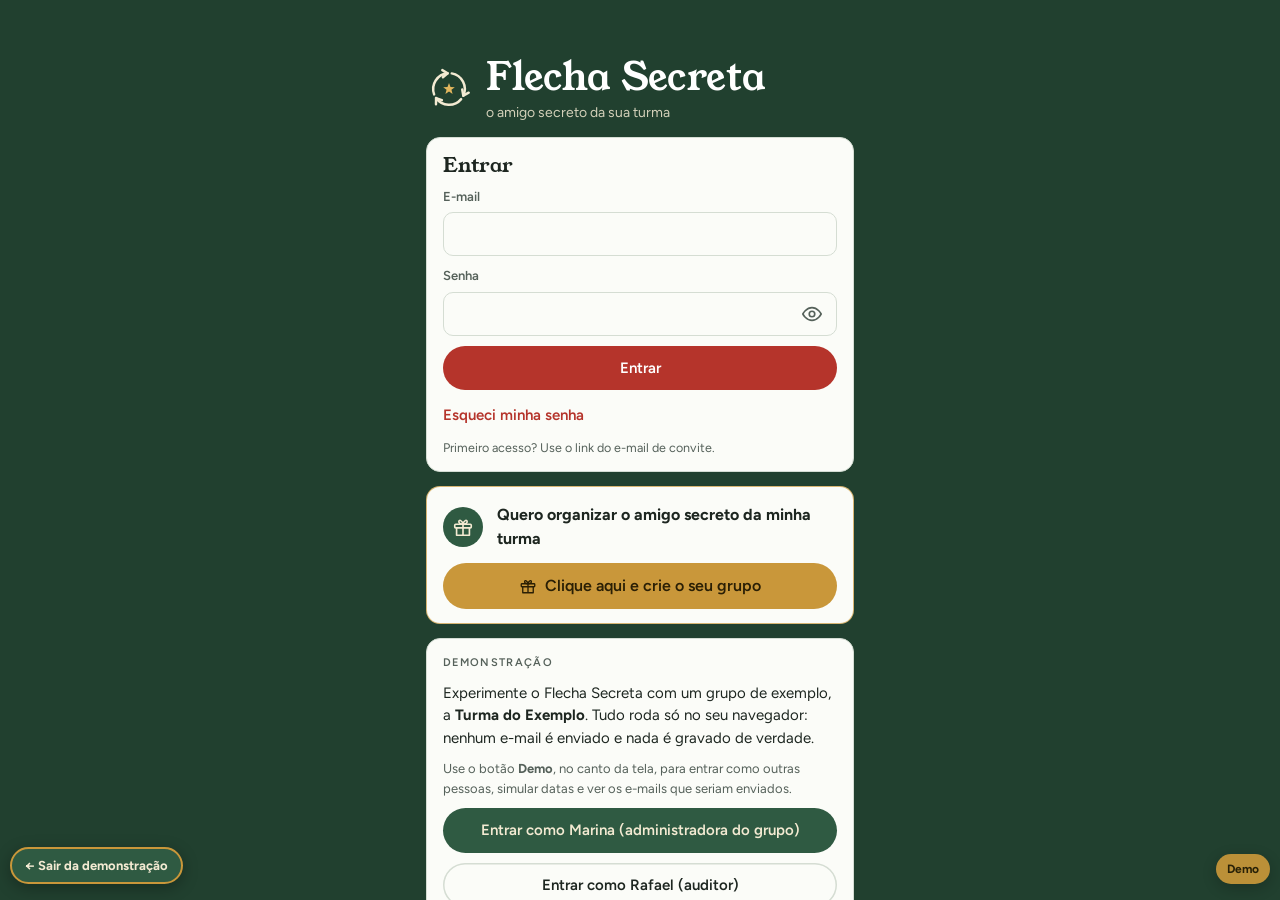
<file: demo.html>
<!doctype html>
<html lang="pt-BR">
<head>
<meta charset="utf-8">
<title>Flecha Secreta · Demonstração</title>
<meta name="viewport" content="width=device-width, initial-scale=1, viewport-fit=cover">
<meta name="description" content="Flecha Secreta: o amigo secreto da sua turma">
<!-- cartão que o WhatsApp (e outros) mostram quando alguém envia o endereço: logo pequena, nome e lema -->
<meta property="og:type" content="website">
<meta property="og:site_name" content="Flecha Secreta">
<meta property="og:title" content="Flecha Secreta">
<meta property="og:description" content="O amigo secreto da sua turma">
<meta property="og:url" content="https://flechasecreta.github.io/">
<meta property="og:image" content="https://flechasecreta.github.io/icone-256.png">
<meta property="og:image:type" content="image/png">
<meta property="og:image:width" content="256">
<meta property="og:image:height" content="256">
<meta name="theme-color" content="#21402f">
<meta name="apple-mobile-web-app-capable" content="yes">
<meta name="mobile-web-app-capable" content="yes">
<meta name="apple-mobile-web-app-status-bar-style" content="black-translucent">
<meta name="apple-mobile-web-app-title" content="Flecha Secreta">
<link rel="apple-touch-icon" href="icone-180.png">
<link rel="icon" type="image/png" sizes="32x32" href="icone-32.png">
<link rel="icon" type="image/png" sizes="192x192" href="icone-192.png">
<link rel="manifest" href="manifest.webmanifest">
<style>
  /* topo verde (atrás do relógio) e base clara (atrás da barra do iPhone), combinando com o aplicativo */
  html { background: #fbfcf8; }
  body { margin: 0; height: 100%; overflow: hidden; background: linear-gradient(#21402f 0 50%, #fbfcf8 50% 100%); }
  html, body { height: 100%; }
  @media (prefers-color-scheme: dark) { html { background: #17221b; } body { background: linear-gradient(#16291e 0 50%, #17221b 50% 100%); } }
  /* telas de entrada do app (todas verdes): base também verde, sem faixa clara */
  body.capa, html.capa { background: #21402f; }
  @media (prefers-color-scheme: dark) { body.capa, html.capa { background: #16291e; } }
  #app {
    position: fixed; border: 0; background: #eef1ea;
    top: env(safe-area-inset-top, 0px); bottom: 0;
    left: env(safe-area-inset-left, 0px); right: env(safe-area-inset-right, 0px);
    width: calc(100% - env(safe-area-inset-left, 0px) - env(safe-area-inset-right, 0px));
    height: calc(100% - env(safe-area-inset-top, 0px));
  }
  #medida { position: fixed; visibility: hidden; pointer-events: none; padding-bottom: env(safe-area-inset-bottom, 0px); padding-top: env(safe-area-inset-top, 0px); }
  /* dica no Safari: abrir pelo ícone */
  #dica { position: fixed; left: 12px; right: 12px; top: calc(env(safe-area-inset-top, 0px) + 10px); z-index: 5; background: #fbfcf8; color: #1d2620; border: 1.5px solid #c9973a; border-radius: 14px; padding: 12px 40px 12px 14px;
    font: 14px/1.4 system-ui, -apple-system, "Segoe UI", Roboto, sans-serif; box-shadow: 0 8px 28px rgba(0,0,0,.3); transition: opacity .3s; }
  #dica b { color: #21402f; }
  #dica button { position: absolute; top: 6px; right: 6px; border: 0; background: none; font-size: 20px; padding: 6px 10px; color: #55615a; cursor: pointer; }
  #abertura {
    position: fixed; inset: 0; display: grid; place-items: center; align-content: center; gap: 18px;
    background: #21402f; color: #f3ead2; font: 16px/1.4 system-ui, -apple-system, "Segoe UI", Roboto, sans-serif;
    text-align: center; padding: 24px; transition: opacity .35s;
  }
  #abertura img { width: 96px; height: 96px; border-radius: 22px; }
  #abertura h1 { margin: 0; font: 400 30px/1.1 Georgia, "Times New Roman", serif; color: #fff; }
  #abertura .lema { opacity: .8; font-size: 14px; }
  #abertura .ajuda { font-size: 13px; opacity: .85; max-width: 32ch; }
  #abertura a { color: #e2b65e; }
  .some { opacity: 0; pointer-events: none; }
  /* faixa para abrir um link quando o celular bloqueia a abertura automática */
  #link { position: fixed; left: 12px; right: 12px; bottom: calc(env(safe-area-inset-bottom, 0px) + 84px); z-index: 8; display: flex; gap: 10px; align-items: center;
    background: #21402f; color: #f3ead2; border-radius: 14px; padding: 12px 8px 12px 16px; box-shadow: 0 8px 28px rgba(0,0,0,.35);
    font: 14px/1.35 system-ui, -apple-system, "Segoe UI", Roboto, sans-serif; }
  #link a { color: #ffd98a; font-weight: 700; flex: 1; min-width: 0; overflow: hidden; text-overflow: ellipsis; white-space: nowrap; padding: 6px 0; }
  #link button { border: 0; background: none; color: #f3ead2; font-size: 22px; line-height: 1; padding: 6px 10px; cursor: pointer; }
  /* pedido de permissão das notificações (o iPhone exige um toque na própria página de entrada) */
  #push { position: fixed; inset: 0; z-index: 9; display: grid; place-items: center; padding: 20px; background: rgba(10, 20, 14, .55);
    font: 15px/1.45 system-ui, -apple-system, "Segoe UI", Roboto, sans-serif; transition: opacity .25s; }
  #push .caixa { background: #fbfcf8; color: #1d2620; border-radius: 20px; padding: 22px 20px 18px; max-width: 340px; width: 100%; display: grid; gap: 12px; text-align: center; box-shadow: 0 18px 50px rgba(0,0,0,.35); }
  #push img { width: 64px; height: 64px; border-radius: 15px; justify-self: center; }
  #push h2 { margin: 0; font: 400 22px/1.2 Georgia, "Times New Roman", serif; color: #21402f; }
  #push p { margin: 0; color: #4a564e; font-size: 14px; }
  #push button { border: 0; border-radius: 999px; padding: 13px 18px; font: 600 16px system-ui, -apple-system, sans-serif; cursor: pointer; }
  #push .sim { background: #21402f; color: #fff; }
  #push .nao { background: none; color: #55615a; font-weight: 500; font-size: 14px; padding: 6px; }
  @media (prefers-color-scheme: dark) { #push .caixa { background: #1f2b23; color: #e8ede6; } #push h2 { color: #cfe3d2; } #push p { color: #b5c2b8; } #push .sim { background: #c9973a; color: #1d2620; } #push .nao { color: #b5c2b8; } }
</style>
</head>
<body>
<div id="abertura">
  <img src="icone-512.png" alt="">
  <div><h1>Flecha Secreta</h1><div class="lema">o amigo secreto da sua turma</div></div>
  <div class="ajuda" id="ajuda">Carregando a demonstração…</div>
</div>
<iframe id="app" title="Flecha Secreta" allow="clipboard-write"></iframe>
<div id="medida"></div>
<script>
/* ===================================================================
 * Página de entrada do Flecha Secreta.
 * Abre o aplicativo (Google Apps Script) em tela cheia e guarda a
 * sessão de quem entrou, para não pedir a senha toda vez no iPhone.
 * =================================================================== */
var APP = 'demo-app.html'; var APP_REAL = 'https://script.google.com/macros/s/AKfycbzJHZpYgQO5Tcs9giku5K84TcUfQnSWhji07c8SQ9shcdlkrWD_bbzKgDFl1Yf-Zgg/exec';   // termina em /exec
var CHAVE = 'flecha-dados-demo';

function ler() { try { return JSON.parse(localStorage.getItem(CHAVE) || '{}'); } catch (e) { return {}; } }
function gravar(d) { try { localStorage.setItem(CHAVE, JSON.stringify(d)); } catch (e) {} }
var GRANDES = ['flecha-fotos', 'flecha-cache'];
function lerTudo() { var d = ler(); GRANDES.forEach(function (k) { try { var v = localStorage.getItem(CHAVE + ':' + k); if (v != null) d[k] = v; } catch (e) {} }); return d; }
function margens() { var m = document.getElementById('medida'), cs = getComputedStyle(m); return { topo: parseFloat(cs.paddingTop) || 0, base: parseFloat(cs.paddingBottom) || 0 }; }

/* Repassa ao aplicativo os links que chegam por e-mail (?acao=...&t=...) e limpa o endereço */
var busca = location.search;
if (busca) { try { history.replaceState(null, '', location.pathname); } catch (e) {} }
/* ?diag=1 liga (e ?diag=0 desliga) o modo de diagnóstico do teclado NESTE aparelho; o parâmetro não segue para o aplicativo */
(function () { try { var q = new URLSearchParams(busca); if (!q.has('diag')) return;
  if (q.get('diag') === '0') localStorage.removeItem('flecha-diag'); else localStorage.setItem('flecha-diag', '1');
  q.delete('diag'); var r = q.toString(); busca = r ? '?' + r : ''; } catch (e) {} })();
var DIAG = null;   // função de registro, só existe com o diagnóstico ligado
function dg(ev, extra) { if (DIAG) DIAG(ev, extra); }
var frame = document.getElementById('app'), T_INICIO = Date.now();
frame.src = APP + (busca || '');

/* Conversa segura com o aplicativo: só aceita mensagens vindas do Google Apps Script */
function doGoogle(origem) { if (origem === location.origin) return true; try { return /\.googleusercontent\.com$/.test(new URL(origem).hostname); } catch (e) { return false; } }
window.addEventListener('message', function (ev) {
  if (!doGoogle(ev.origin) || !ev.data || !ev.data.flecha) return;
  if (ev.data.flecha === 'pedir') {
    appFonte = ev.source; appOrigem = ev.origin;
    ev.source.postMessage({ flecha: 'dados', dados: lerTudo(), margens: margens(), links: true, diag: !!DIAG }, ev.origin);
    dg('APP', 'abriu em ' + (Date.now() - T_INICIO) + 'ms');
    esconderAbertura();
  } else if (ev.data.flecha === 'tempo') {
    // diagnóstico: tempo de cada chamada ao servidor (total/servidor, em ms)
    dg('api', String(ev.data.txt || '').slice(0, 40));
  } else if (ev.data.flecha === 'base') {
    var capa = ev.data.modo === 'capa';
    document.body.classList.toggle('capa', capa); document.documentElement.classList.toggle('capa', capa);
  } else if (ev.data.flecha === 'foco') {
    // o teclado está abrindo: informa ao app a faixa visível (em coordenadas do app), algumas vezes enquanto ele sobe
    var fonte = ev.source, origem = ev.origin, prev = Math.round(+ev.data.prever || 0); dg('FOCO');
    // campo de escrever da conversa (preso no fim do app): o app manda a altura que sobrou com o teclado da última vez e
    // o app já é encolhido AGORA, antes de o teclado subir. Assim o campo já está acima do teclado e o iPhone não empurra a página.
    if (prev >= 160 && !tecladoAberto() && !encolhido) { frame.style.height = prev + 'px'; frame.style.bottom = 'auto'; encolhido = true; previstoAte = Date.now() + 1200; dg('PREVE', prev + 'px'); }
    (prev ? [120, 380, 700, 1300] : [120, 380, 700]).forEach(function (ms) { setTimeout(function () { informarVisivel(fonte, origem); }, ms); });
  } else if (ev.data.flecha === 'teclado') {
    dg('SAIU-FOCO'); voltarDepois(450);
  } else if (ev.data.flecha === 'abrir-link') {
    abrirLink(ev.data.url);
  } else if (/^push-/.test(ev.data.flecha)) {
    tratarPush(ev.data, ev.source, ev.origin);
  } else if (ev.data.flecha === 'salvar' && typeof ev.data.chave === 'string' && /^flecha-/.test(ev.data.chave)) {
    if (GRANDES.indexOf(ev.data.chave) >= 0) {
      try { if (ev.data.valor == null) localStorage.removeItem(CHAVE + ':' + ev.data.chave); else localStorage.setItem(CHAVE + ':' + ev.data.chave, String(ev.data.valor).slice(0, 3000000)); } catch (e) {}
      return;
    }
    var d = ler();
    if (ev.data.valor == null) delete d[ev.data.chave]; else d[ev.data.chave] = String(ev.data.valor).slice(0, 20000);
    gravar(d);
  }
});

/* Links escritos nas mensagens: o app pede e ESTA página abre o endereço, em nova aba / no navegador, sem tirar o app do lugar.
   Só http e https. Se o celular bloquear a abertura automática, aparece uma faixa com o link para tocar. */
function enderecoSeguro(u) {
  if (typeof u !== 'string' || !u || u.length > 2000 || /[\s<>"'`\\]/.test(u)) return '';
  try { var o = new URL(u); return (o.protocol === 'http:' || o.protocol === 'https:') && o.hostname && !o.username && !o.password ? o.href : ''; } catch (e) { return ''; }
}
function fecharFaixaLink() { var f = document.getElementById('link'); if (f) f.remove(); }
function faixaLink(url) {
  fecharFaixaLink();
  var f = document.createElement('div'); f.id = 'link';
  var t = document.createElement('span'); t.textContent = 'Abrir no navegador:';
  var a = document.createElement('a'); a.href = url; a.target = '_blank'; a.rel = 'noopener noreferrer';
  var dom = ''; try { dom = new URL(url).hostname.replace(/^www\./i, ''); } catch (e) {}
  a.textContent = dom || 'abrir link'; a.onclick = function () { setTimeout(fecharFaixaLink, 300); };
  var x = document.createElement('button'); x.type = 'button'; x.setAttribute('aria-label', 'Fechar'); x.textContent = '×'; x.onclick = fecharFaixaLink;
  f.appendChild(t); f.appendChild(a); f.appendChild(x); document.body.appendChild(f);
  setTimeout(function () { if (f.parentNode) f.remove(); }, 12000);
}
function abrirLink(u) {
  var url = enderecoSeguro(u); if (!url) return false;
  // link desta própria página com "diag": em vez de abrir, liga ou desliga o diagnóstico do teclado neste aparelho
  try { var o = new URL(url); if (o.origin === location.origin && o.searchParams.has('diag')) { diagLigar(o.searchParams.get('diag') !== '0'); return true; } } catch (e) {}
  var w = null; try { w = window.open(url, '_blank'); } catch (e) {}
  if (w) { try { w.opener = null; } catch (e) {} return true; }
  // não abriu sozinho (bloqueio de janelas): oferece o link num toque direto nesta página, que o celular sempre aceita
  faixaLink(url);
  // se o endereço abriu mesmo assim (o app saiu da frente), a faixa não é mais necessária
  var some = function () { if (document.hidden) fecharFaixaLink(); };
  document.addEventListener('visibilitychange', some); setTimeout(function () { document.removeEventListener('visibilitychange', some); }, 12000);
  return false;
}

/* iPhone: depois que o teclado FECHA, a página às vezes fica "deslocada" e o toque cai fora do botão.
   Recoloca no lugar só com o teclado fechado: enquanto ele está aberto, o iPhone precisa deslizar a tela
   para mostrar o campo que está sendo digitado. */
var appFonte = null, appOrigem = '';
/* sempre que o teclado abre ou fecha, o app fica sabendo qual parte dele está visível */
function aoMudarVisivel() { ajustarAoTeclado(); if (appFonte) informarVisivel(appFonte, appOrigem); }
if (window.visualViewport) { window.visualViewport.addEventListener('resize', aoMudarVisivel); window.visualViewport.addEventListener('scroll', aoMudarVisivel); }
window.addEventListener('scroll', function () { if (encolhido) aoMudarVisivel(); });
function informarVisivel(fonte, origem) {
  ajustarAoTeclado();
  var v = window.visualViewport, r = frame.getBoundingClientRect();
  var topoV = v ? v.offsetTop : 0, altV = v ? v.height : window.innerHeight;
  // "teclado: true" = o app está encolhido na área visível (ele esconde a barra de abas e cola o campo no fim)
  try { fonte.postMessage({ flecha: 'visivel', de: topoV - r.top, ate: topoV + altV - r.top, teclado: encolhido, alt: encolhido ? parseInt(frame.style.height, 10) || 0 : 0 }, origem); } catch (e) {}
  dg('visivel', Math.round(topoV - r.top) + '..' + Math.round(topoV + altV - r.top) + (encolhido ? ' enc' : ''));
}
/* Com o teclado aberto, o app passa a ocupar SÓ a área visível acima do teclado, e a página fica parada no alto.
   Assim o cabeçalho continua no lugar e o campo fica logo acima do teclado, sem o iPhone empurrar a página inteira
   (que fazia o cabeçalho sumir e deixava um vão vazio). Se o iPhone insistir em deslizar a página, desiste nesta
   abertura do teclado e volta ao jeito antigo (app em altura cheia, o iPhone desliza a tela). */
var encolhido = false, puxadas = 0, desistiu = false, previstoAte = 0;
function ajustarAoTeclado() {
  var v = window.visualViewport; if (!v) return;
  if (!tecladoAberto()) {
    if (encolhido && Date.now() < previstoAte) return;   // encolhido de antemão: o teclado ainda está subindo
    previstoAte = 0;
    if (encolhido) { encolhido = false; frame.style.height = ''; frame.style.bottom = ''; dg('SOLTA'); }
    puxadas = 0; desistiu = false; return;
  }
  if (desistiu) return;
  var alt = Math.max(160, Math.round(v.height - margens().topo)) + 'px';
  if (frame.style.height !== alt) { frame.style.height = alt; frame.style.bottom = 'auto'; dg('ENCOLHE', alt); }
  encolhido = true;
  if (window.scrollY || window.pageYOffset || document.documentElement.scrollTop) {
    if (++puxadas > 8) { desistiu = true; encolhido = false; frame.style.height = ''; frame.style.bottom = ''; dg('DESISTE'); return; }
    dg('sobe', puxadas); window.scrollTo(0, 0);
  }
}
/* No iPhone (app instalado), o próprio window.innerHeight encolhe junto com o teclado, às vezes antes do aviso de
   mudança de tamanho. Comparar com ele fazia o portal achar que o teclado estava fechado e puxar a tela de volta
   para o alto, escondendo o campo atrás do teclado (visto no diagnóstico de 25/11/2026). Por isso a comparação é
   com a maior altura já vista nesta posição do aparelho. */
var altCheia = 0;
function alturaCheia() { var v = window.visualViewport; altCheia = Math.max(altCheia, window.innerHeight || 0, v ? v.height : 0); return altCheia; }
alturaCheia();
window.addEventListener('orientationchange', function () { altCheia = 0; });
function tecladoAberto() { var v = window.visualViewport; return !!(v && v.height < alturaCheia() - 120); }
function voltarAoTopo() {
  if (tecladoAberto()) { dg('topo-nao'); return; }
  if (window.scrollY || window.pageYOffset || document.documentElement.scrollTop) { dg('TOPO!'); window.scrollTo(0, 0); } else dg('topo-ok');
}

/* ---------- Diagnóstico do teclado (só no aparelho em que foi ligado) ----------
   Mostra, num quadro por cima do aplicativo, o que o celular informa enquanto o teclado abre e fecha: altura visível (h),
   deslocamento da tela (o), rolagem da página (sY) e os avisos trocados com o aplicativo. Não registra texto digitado nem dado
   de ninguém, e nada sai do aparelho. Liga com um link desta página com "?diag=1"; desliga com "?diag=0" ou no × do quadro. */
function diagLigar(sim) {
  try { if (sim) localStorage.setItem('flecha-diag', '1'); else localStorage.removeItem('flecha-diag'); } catch (e) {}
  var q = document.getElementById('diag');
  if (!sim) { DIAG = null; if (q) q.remove(); return; }
  if (q) return;
  q = document.createElement('div'); q.id = 'diag';
  q.style.cssText = 'position:fixed;left:4px;top:calc(env(safe-area-inset-top,0px) + 2px);z-index:50;background:rgba(0,0,0,.8);color:#8dffa8;' +
    'font:10.5px/1.25 ui-monospace,Menlo,Consolas,monospace;padding:4px 6px;border-radius:6px;pointer-events:none;white-space:pre;max-width:calc(100% - 8px);overflow:hidden';
  var x = document.createElement('button'); x.type = 'button'; x.textContent = '× desligar diagnóstico';
  x.style.cssText = 'pointer-events:auto;display:block;border:0;border-radius:4px;background:#8dffa8;color:#000;font:inherit;padding:3px 8px;margin-bottom:3px';
  x.onclick = function () { diagLigar(false); };
  var estado = document.createElement('div'), lista = document.createElement('div'); estado.style.color = '#fff';
  q.appendChild(x); q.appendChild(estado); q.appendChild(lista); document.body.appendChild(q);
  var t0 = Date.now(), linhas = [], ult = '';
  function medir() { var v = window.visualViewport, r = frame.getBoundingClientRect();
    return { h: Math.round(v ? v.height : window.innerHeight), o: Math.round(v ? v.offsetTop : 0), sY: Math.round(window.scrollY || 0),
      iH: window.innerHeight, ft: Math.round(r.top), fh: Math.round(r.height) }; }
  function pintar(m) {
    estado.textContent = 'h=' + m.h + ' o=' + m.o + ' sY=' + m.sY + ' iH=' + m.iH + ' app=' + m.ft + '/' + m.fh + (tecladoAberto() ? ' TECLADO' : ' sem-tecl');
    lista.textContent = linhas.join('\n');
    q.style.transform = 'translateY(' + m.o + 'px)';   // acompanha a tela quando o iPhone a empurra para cima
  }
  DIAG = function (ev, extra) { var m = medir(), s = ((Date.now() - t0) / 1000 % 1000).toFixed(2);
    linhas.push((s.length < 6 ? ' ' + s : s) + ' ' + (ev + '         ').slice(0, 9) + ' h=' + m.h + ' o=' + m.o + ' sY=' + m.sY + (extra ? ' ' + extra : ''));
    if (linhas.length > 14) linhas.shift();
    ult = m.h + '|' + m.o + '|' + m.sY; pintar(m); };
  var v = window.visualViewport;
  if (v) { v.addEventListener('resize', function () { dg('vv-tam'); }); v.addEventListener('scroll', function () { dg('vv-rola'); }); }
  window.addEventListener('scroll', function () { dg('pag-rola'); });
  window.addEventListener('resize', function () { dg('jan-tam'); });
  window.addEventListener('blur', function () { dg('app-foco'); });      // o foco entrou no aplicativo (iframe)
  window.addEventListener('focus', function () { dg('pag-foco'); });     // o foco voltou para esta página
  document.addEventListener('visibilitychange', function () { dg(document.hidden ? 'oculta' : 'visivel?'); });
  setInterval(function () { var m = medir(), k = m.h + '|' + m.o + '|' + m.sY; if (k !== ult) dg('mudou'); else pintar(m); }, 150);
  dg('ligado');
}
try { if (localStorage.getItem('flecha-diag') === '1') diagLigar(true); } catch (e) {}
var tTopo = null;
function voltarDepois(ms) { clearTimeout(tTopo); tTopo = setTimeout(voltarAoTopo, ms); }
if (window.visualViewport) {
  window.visualViewport.addEventListener('resize', function () { if (!tecladoAberto()) voltarDepois(250); });
}

/* ===================================================================
 * Notificações do aplicativo (OneSignal). O aplicativo pede pelo Perfil;
 * a permissão é pedida aqui, na página de entrada, com um toque da pessoa.
 * =================================================================== */
var PUSH_REAL = false;                                        // a demonstração só simula
var ONESIGNAL_APP = '7acca0f6-c0d0-4211-96d9-cd627d7dd522';
var ONESIGNAL_SAFARI = 'web.onesignal.auto.5a33fe23-ccc7-4feb-afe0-cf26b0b7b29c';
var pushPronto = null;
function noIconeAgora() { return !!(window.navigator.standalone || (window.matchMedia && matchMedia('(display-mode: standalone)').matches)); }
function ehIos() { return /iPhone|iPad|iPod/.test(navigator.userAgent) || (navigator.platform === 'MacIntel' && navigator.maxTouchPoints > 1); }
function pushSuportado() { return 'Notification' in window && 'serviceWorker' in navigator && 'PushManager' in window; }
/* Carrega e inicia o OneSignal uma única vez. Uma demora NÃO fica "presa": a próxima chamada espera de novo
   pela mesma inicialização (que continua em andamento), em vez de desistir até o app ser fechado. */
var osInicio = null, osScript = false;
function iniciarOneSignal() {
  if (osInicio) return osInicio;
  osInicio = new Promise(function (ok, falhou) {
    window.OneSignalDeferred = window.OneSignalDeferred || [];
    OneSignalDeferred.push(function (OneSignal) {
      return OneSignal.init({ appId: ONESIGNAL_APP, safari_web_id: ONESIGNAL_SAFARI, autoResubscribe: true, notifyButton: { enable: false } })
        .then(function () { ok(OneSignal); }, function (e) { if (/already initialized/i.test(String(e))) ok(OneSignal); else falhou(e); });
    });
    if (!osScript) {
      osScript = true;
      var sc = document.createElement('script'); sc.src = 'https://cdn.onesignal.com/sdks/web/v16/OneSignalSDK.page.js'; sc.defer = true;
      sc.onerror = function () { osScript = false; osInicio = null; sc.remove(); falhou(new Error('não carregou')); };
      document.head.appendChild(sc);
    }
  });
  osInicio.catch(function () {});
  return osInicio;
}
function carregarPush(ms) {
  if (!PUSH_REAL) return Promise.resolve(null);
  if (!pushSuportado()) return Promise.reject(new Error('sem suporte'));
  return Promise.race([iniciarOneSignal(), new Promise(function (_, falhou) { setTimeout(function () { falhou(new Error('demorou')); }, ms || 30000); })]);
}
/* inscrito = permissão concedida e inscrição ativa no OneSignal (optedIn, ou já com identificador e token) */
function inscritoAgora(OS) {
  var sb = OS && OS.User && OS.User.PushSubscription;
  return Notification.permission === 'granted' && !!(sb && (sb.optedIn || (sb.id && sb.token)));
}
var demoPush = { permissao: 'default', inscrito: false };
function estadoPush() {
  var base = { flecha: 'push-estado', ios: ehIos(), noIcone: noIconeAgora(), suportado: PUSH_REAL ? pushSuportado() : true };
  if (!PUSH_REAL) { base.permissao = demoPush.permissao; base.inscrito = demoPush.inscrito; base.demo = true; return Promise.resolve(base); }
  if (!base.suportado) { base.permissao = 'indisponivel'; base.inscrito = false; return Promise.resolve(base); }
  base.permissao = Notification.permission;
  return carregarPush().then(function (OS) {
    base.inscrito = inscritoAgora(OS);
    if (base.inscrito || base.permissao !== 'granted') return base;
    // logo depois de abrir, a inscrição pode ainda estar sendo lida: confere de novo por alguns segundos
    return new Promise(function (ok) {
      var n = 0; (function ver() { if (inscritoAgora(OS) || ++n > 8) { base.inscrito = inscritoAgora(OS); ok(base); } else setTimeout(ver, 500); })();
    });
  }, function () { base.inscrito = false; base.erro = true; return base; });
}
function perguntarPush(aoTocar) {
  return new Promise(function (resp) {
    var d = document.createElement('div'); d.id = 'push';
    d.innerHTML = '<div class="caixa"><img src="icone-256.png" alt=""><h2>Avisos do Flecha Secreta</h2>' +
      '<p>Toque em <b>Permitir</b> aqui e, em seguida, confirme na pergunta do celular. Os avisos nunca mostram o nome do seu amigo secreto.</p>' +
      '<button class="sim">Permitir notificações</button><button class="nao">Agora não</button></div>';
    document.body.appendChild(d);
    function fim(v) { d.style.opacity = '0'; setTimeout(function () { d.remove(); }, 250); resp(v); }
    // o pedido ao celular acontece dentro do próprio toque (exigência do iPhone)
    d.querySelector('.sim').onclick = function () { var p = null; try { if (aoTocar) p = aoTocar(); } catch (e) {} fim(p || true); };
    d.querySelector('.nao').onclick = function () { fim(false); };
  });
}
/* espera a inscrição ficar pronta no OneSignal (na primeira vez o celular pode levar alguns segundos) */
function esperarInscricao(OS, ms) {
  var ate = Date.now() + ms;
  return new Promise(function (ok) {
    (function ver() { if (inscritoAgora(OS) || Notification.permission !== 'granted' || Date.now() > ate) ok(); else setTimeout(ver, 400); })();
  });
}
/* roda um passo do OneSignal sem deixar a ativação presa: se demorar ou der erro, segue adiante */
function semPrender(passo, ms) {
  var p; try { p = Promise.resolve(passo()); } catch (e) { p = Promise.resolve(); }
  return Promise.race([p, new Promise(function (ok) { setTimeout(ok, ms); })]).catch(function () {});
}
/* Inscreve o aparelho NA HORA. No OneSignal, optIn() só marca a opção "quero receber"; quem registra o aparelho de fato
   é Notifications.requestPermission() (com a permissão já dada ele não pergunta nada, só registra). Antes, sem esse passo,
   a inscrição só acontecia na próxima vez que o app era aberto, e a ativação parecia travada. */
function inscreverAparelho(OS, id) {
  return semPrender(function () { return OS.login(id); }, 6000)
    .then(function () { return semPrender(function () { return OS.Notifications.requestPermission(); }, 25000); })
    .then(function () { return semPrender(function () { return OS.User.PushSubscription.optIn(); }, 6000); })
    .then(function () { return esperarInscricao(OS, 12000); });
}
function tratarPush(m, fonte, origem) {
  function responder(extra) { estadoPush().then(function (e) { for (var k in extra) e[k] = extra[k]; try { fonte.postMessage(e, origem); } catch (x) {} }); }
  var id = typeof m.id === 'string' && /^[a-z0-9]{6,64}$/.test(m.id) ? m.id : '';
  if (m.flecha === 'push-estado') return responder({});
  if (m.flecha === 'push-id') {             // ao abrir: mantém o celular ligado à pessoa certa
    if (!id || !PUSH_REAL || !pushSuportado() || Notification.permission !== 'granted') return;
    return carregarPush().then(function (OS) { return OS.login(id); }).catch(function () {});
  }
  if (m.flecha === 'push-sair') {
    if (!PUSH_REAL) { demoPush.inscrito = false; return; }
    if (!pushSuportado()) return;
    return carregarPush().then(function (OS) { return OS.logout(); }).catch(function () {});
  }
  if (m.flecha === 'push-desativar') {
    if (!PUSH_REAL) { demoPush.inscrito = false; return responder({}); }
    return carregarPush().then(function (OS) { return OS.User.PushSubscription.optOut(); }).catch(function () {}).then(function () { responder({}); });
  }
  if (m.flecha === 'push-ativar' && id) {
    if (!PUSH_REAL) {
      return perguntarPush().then(function (sim) { if (sim) { demoPush.permissao = 'granted'; demoPush.inscrito = true; } responder({ resposta: sim ? 'sim' : 'nao' }); });
    }
    if (!pushSuportado()) return responder({});
    if (Notification.permission === 'denied') return responder({});
    var OSp = carregarPush();   // começa a carregar já, enquanto a pessoa lê a pergunta
    OSp.catch(function () {});
    function inscrever(OS) { return Notification.permission === 'granted' ? inscreverAparelho(OS, id) : null; }
    if (Notification.permission === 'granted') return OSp.then(inscrever).catch(function () {}).then(function () { responder({}); });
    return perguntarPush(function () { return Notification.requestPermission(); }).then(function (pedido) {
      if (!pedido) return responder({ resposta: 'nao' });
      return Promise.resolve(pedido).catch(function () {}).then(function () { return OSp; }).then(inscrever).catch(function () {}).then(function () { responder({}); });
    });
  }
}
if (PUSH_REAL && pushSuportado() && Notification.permission === 'granted') carregarPush().catch(function () {});

/* No Safari (fora do ícone da tela de início), uma dica rápida */
(function () {
  var ios = /iPhone|iPad|iPod/.test(navigator.userAgent) || (navigator.platform === 'MacIntel' && navigator.maxTouchPoints > 1);
  var noIcone = window.navigator.standalone || (window.matchMedia && matchMedia('(display-mode: standalone)').matches);
  return; // a demonstração não mostra a dica do ícone
  try { var ate = +localStorage.getItem('flecha-dica-ate') || 0; if (Date.now() < ate) return; } catch (e) {}
  var d = document.createElement('div'); d.id = 'dica';
  d.innerHTML = '📲 <b>Você está no Safari.</b> Se já colocou o Flecha Secreta na tela de início, abra pelo <b>ícone</b>. Se ainda não, toque em <b>Compartilhar</b> e depois em <b>Adicionar à Tela de Início</b>.<button aria-label="Fechar">✕</button>';
  function fechar() { d.style.opacity = '0'; setTimeout(function () { d.remove(); }, 300); try { localStorage.setItem('flecha-dica-ate', String(Date.now() + 3 * 864e5)); } catch (e) {} }
  d.querySelector('button').onclick = fechar;
  setTimeout(function () { document.body.appendChild(d); setTimeout(fechar, 12000); }, 2500);
})();

var abertura = document.getElementById('abertura');
function esconderAbertura() { abertura.classList.add('some'); }
frame.addEventListener('load', function () { setTimeout(esconderAbertura, 1500); });
setTimeout(function () {
  document.getElementById('ajuda').innerHTML = 'Está demorando? Verifique a internet ou <a href="' + APP + '" target="_blank" rel="noopener">abra o aplicativo direto</a>.';
}, 12000);
</script>
</body>
</html>
</file>
